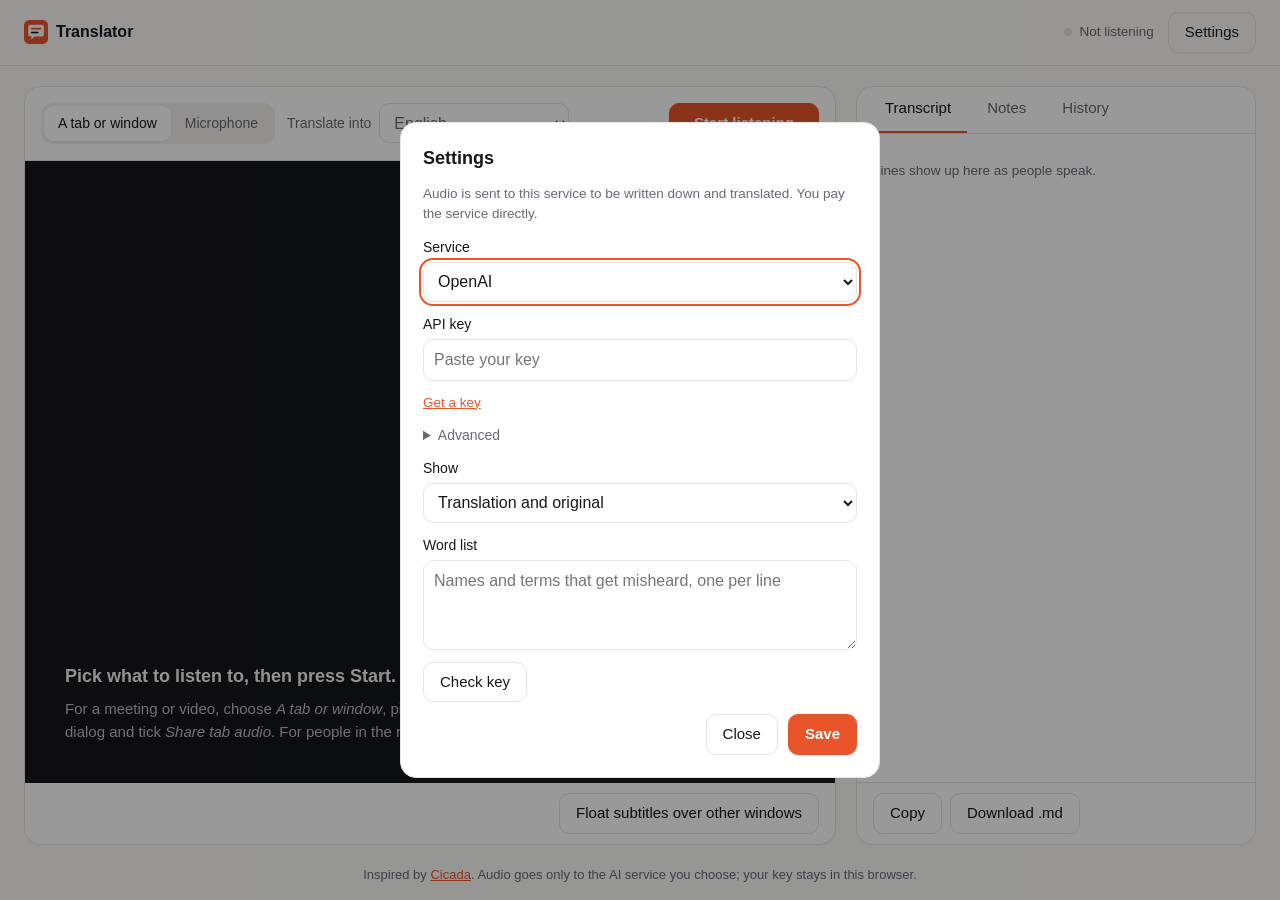
<file: web/index.html>
<!doctype html>
<html lang="en">
<head>
  <meta charset="utf-8">
  <meta name="viewport" content="width=device-width, initial-scale=1">
  <title>Translator Web</title>
  <meta name="description" content="Live bilingual subtitles, a transcript and meeting notes for any tab, window or microphone, right in your browser.">
  <meta name="theme-color" content="#e8552b">
  <link rel="icon" href="../icons/icon32.png">
  <link rel="stylesheet" href="web.css">
</head>
<body>
  <header class="top">
    <div class="brand"><img src="../icons/icon32.png" alt="" width="24" height="24"><span>Translator</span></div>
    <span id="status" class="status idle">Not listening</span>
    <button id="openSettings" class="ghost">Settings</button>
  </header>

  <main class="layout">
    <section class="stage" aria-label="Live subtitles">
      <div class="controls">
        <div class="seg" role="radiogroup" aria-label="Listen to">
          <label><input type="radio" name="source" value="display" checked><span>A tab or window</span></label>
          <label><input type="radio" name="source" value="mic"><span>Microphone</span></label>
        </div>
        <label class="lang">Translate into <select id="targetLang"></select></label>
        <button id="toggle" class="primary">Start listening</button>
      </div>

      <div id="subs" class="subs" aria-live="polite">
        <p id="subTr" class="sub-tr"></p>
        <p id="subOrig" class="sub-orig"></p>
        <div id="hint" class="hint-block">
          <p><strong>Pick what to listen to, then press Start.</strong></p>
          <p>For a meeting or video, choose <em>A tab or window</em>, pick the tab in Chrome's dialog and tick <em>Share tab audio</em>. For people in the room, choose <em>Microphone</em>.</p>
        </div>
      </div>

      <div class="stage-foot">
        <p id="error" class="error" role="alert" hidden></p>
        <button id="popout" class="ghost" hidden>Float subtitles over other windows</button>
      </div>
    </section>

    <aside class="side">
      <div class="tabs" role="tablist">
        <button role="tab" data-pane="transcript" aria-selected="true">Transcript</button>
        <button role="tab" data-pane="notes" aria-selected="false">Notes</button>
        <button role="tab" data-pane="history" aria-selected="false">History</button>
      </div>
      <div id="viewing" class="viewing" hidden><span id="viewingTitle"></span> <button id="backLive" class="link">Back to live</button></div>

      <div class="pane" id="pane-transcript">
        <p id="empty" class="muted">Lines show up here as people speak.</p>
        <ol id="lines" class="lines"></ol>
      </div>
      <div class="pane" id="pane-notes" hidden>
        <button id="makeNotes" class="primary">Write notes from the transcript</button>
        <div id="notesBody" class="notes"></div>
      </div>
      <div class="pane" id="pane-history" hidden>
        <p id="noHistory" class="muted">Past sessions are kept in this browser (the last 20).</p>
        <ul id="history" class="history"></ul>
      </div>

      <div class="side-foot">
        <button id="copy" class="ghost">Copy</button>
        <button id="download" class="ghost">Download .md</button>
      </div>
    </aside>
  </main>

  <footer class="foot">Inspired by <a href="https://github.com/wquguru/cicada" target="_blank" rel="noopener">Cicada</a>. Audio goes only to the AI service you choose; your key stays in this browser.</footer>

  <dialog id="settings">
    <form method="dialog" class="settings">
      <h2>Settings</h2>
      <p class="muted">Audio is sent to this service to be written down and translated. You pay the service directly.</p>
      <label>Service <select id="provider"></select></label>
      <label>API key <input id="apiKey" type="password" autocomplete="off" spellcheck="false" placeholder="Paste your key"></label>
      <p class="muted"><a id="keyLink" href="#" target="_blank" rel="noopener">Get a key</a></p>
      <details>
        <summary>Advanced</summary>
        <label>Base URL <input id="baseUrl" type="url" spellcheck="false"></label>
        <label>Speech-to-text model <input id="hearModel" spellcheck="false"></label>
        <label>Translation and notes model <input id="chatModel" spellcheck="false"></label>
      </details>
      <label>Show
        <select id="subtitleMode">
          <option value="both">Translation and original</option>
          <option value="translation">Translation only</option>
          <option value="original">Original only (no translation)</option>
        </select>
      </label>
      <label>Word list <textarea id="wordList" rows="3" placeholder="Names and terms that get misheard, one per line"></textarea></label>
      <div class="row">
        <button type="button" id="check" class="ghost">Check key</button>
        <span id="checkResult" class="muted"></span>
      </div>
      <div class="row end">
        <button value="cancel" class="ghost">Close</button>
        <button type="button" id="save" class="primary">Save</button>
      </div>
    </form>
  </dialog>

  <script type="module" src="app.js"></script>
</body>
</html>
</file>
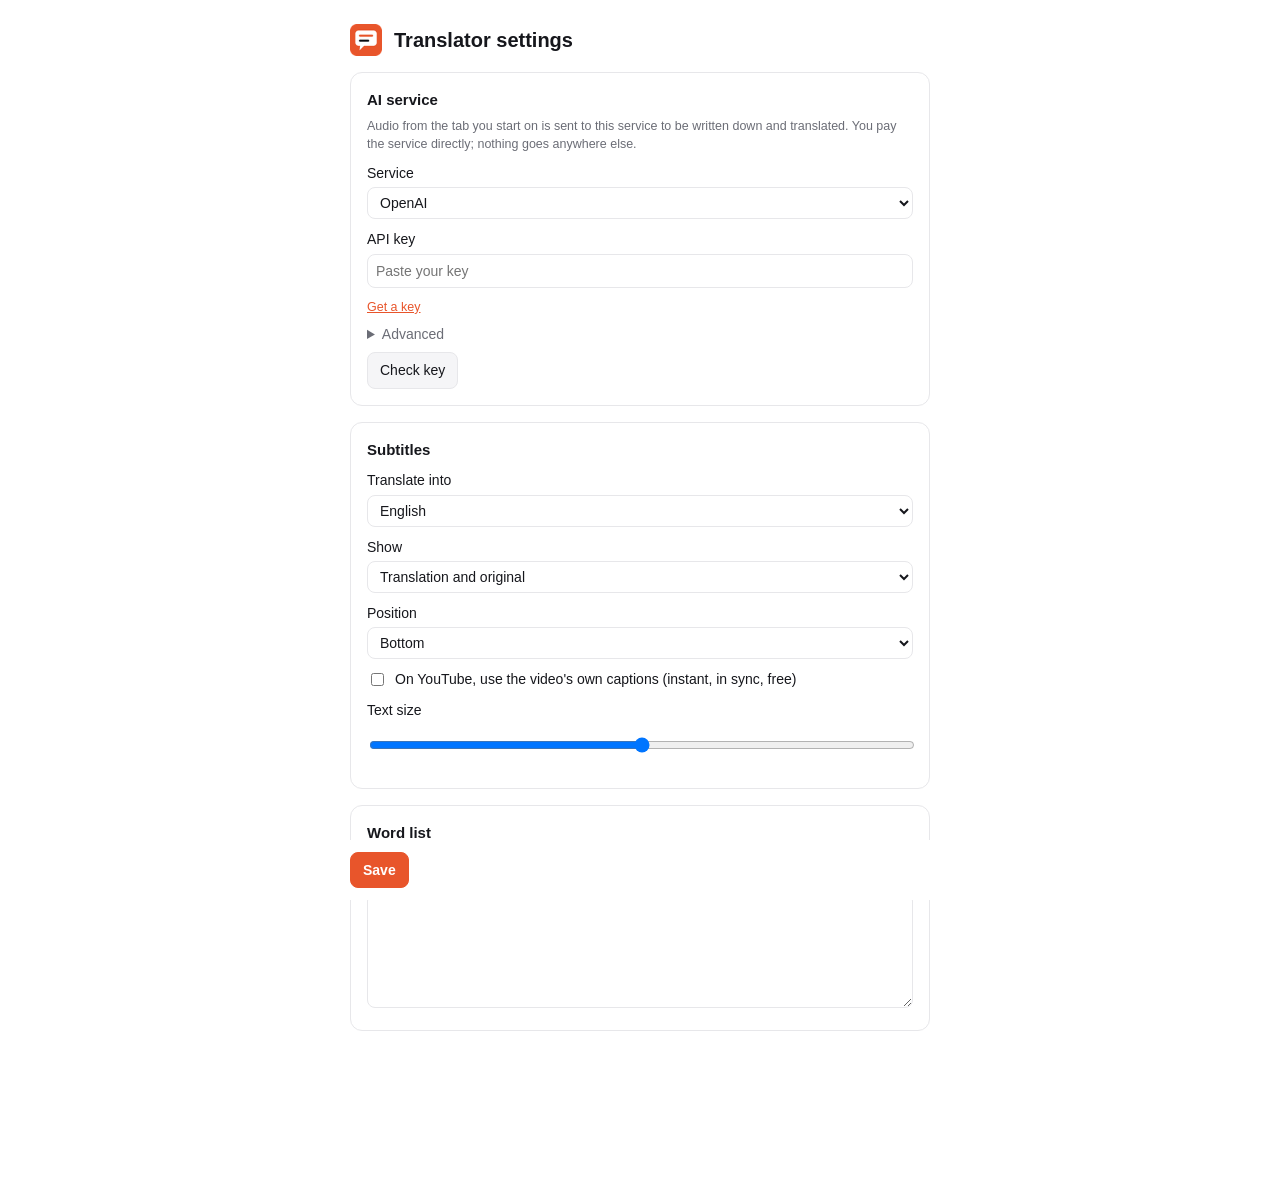
<file: options.html>
<!doctype html>
<html lang="en">
<head>
  <meta charset="utf-8">
  <title>Settings – Translator</title>
  <link rel="stylesheet" href="ui.css">
</head>
<body class="options">
  <main>
    <header>
      <img src="icons/icon48.png" alt="" width="32" height="32">
      <h1>Translator settings</h1>
    </header>

    <section>
      <h2>AI service</h2>
      <p class="hint">Audio from the tab you start on is sent to this service to be written down and translated. You pay the service directly; nothing goes anywhere else.</p>
      <label>Service
        <select id="provider"></select>
      </label>
      <label>API key
        <input id="apiKey" type="password" autocomplete="off" spellcheck="false" placeholder="Paste your key">
      </label>
      <p class="hint"><a id="keyLink" href="#" target="_blank" rel="noopener">Get a key</a></p>
      <details id="advanced">
        <summary>Advanced</summary>
        <label>Base URL
          <input id="baseUrl" type="url" spellcheck="false">
        </label>
        <label>Speech-to-text model
          <input id="hearModel" spellcheck="false">
        </label>
        <label>Translation and notes model
          <input id="chatModel" spellcheck="false">
        </label>
      </details>
      <div class="row">
        <button id="check">Check key</button>
        <span id="checkResult"></span>
      </div>
    </section>

    <section>
      <h2>Subtitles</h2>
      <label>Translate into
        <select id="targetLang"></select>
      </label>
      <label>Show
        <select id="subtitleMode">
          <option value="both">Translation and original</option>
          <option value="translation">Translation only</option>
          <option value="original">Original only (no translation)</option>
        </select>
      </label>
      <label>Position
        <select id="position">
          <option value="bottom">Bottom</option>
          <option value="top">Top</option>
        </select>
      </label>
      <label class="check"><input id="youtubeCaptions" type="checkbox"> On YouTube, use the video's own captions (instant, in sync, free)</label>
      <label>Text size <span id="fontSizeValue"></span>
        <input id="fontSize" type="range" min="14" max="40" step="1">
      </label>
    </section>

    <section>
      <h2>Word list</h2>
      <p class="hint">Names and terms that get misheard, one per line (e.g. <code>Blossom Home Care</code>). They help both recognition and translation.</p>
      <textarea id="wordList" rows="5" spellcheck="false"></textarea>
    </section>

    <div class="row sticky">
      <button id="save" class="primary">Save</button>
      <span id="saved"></span>
    </div>
  </main>
  <script type="module" src="options.js"></script>
</body>
</html>
</file>
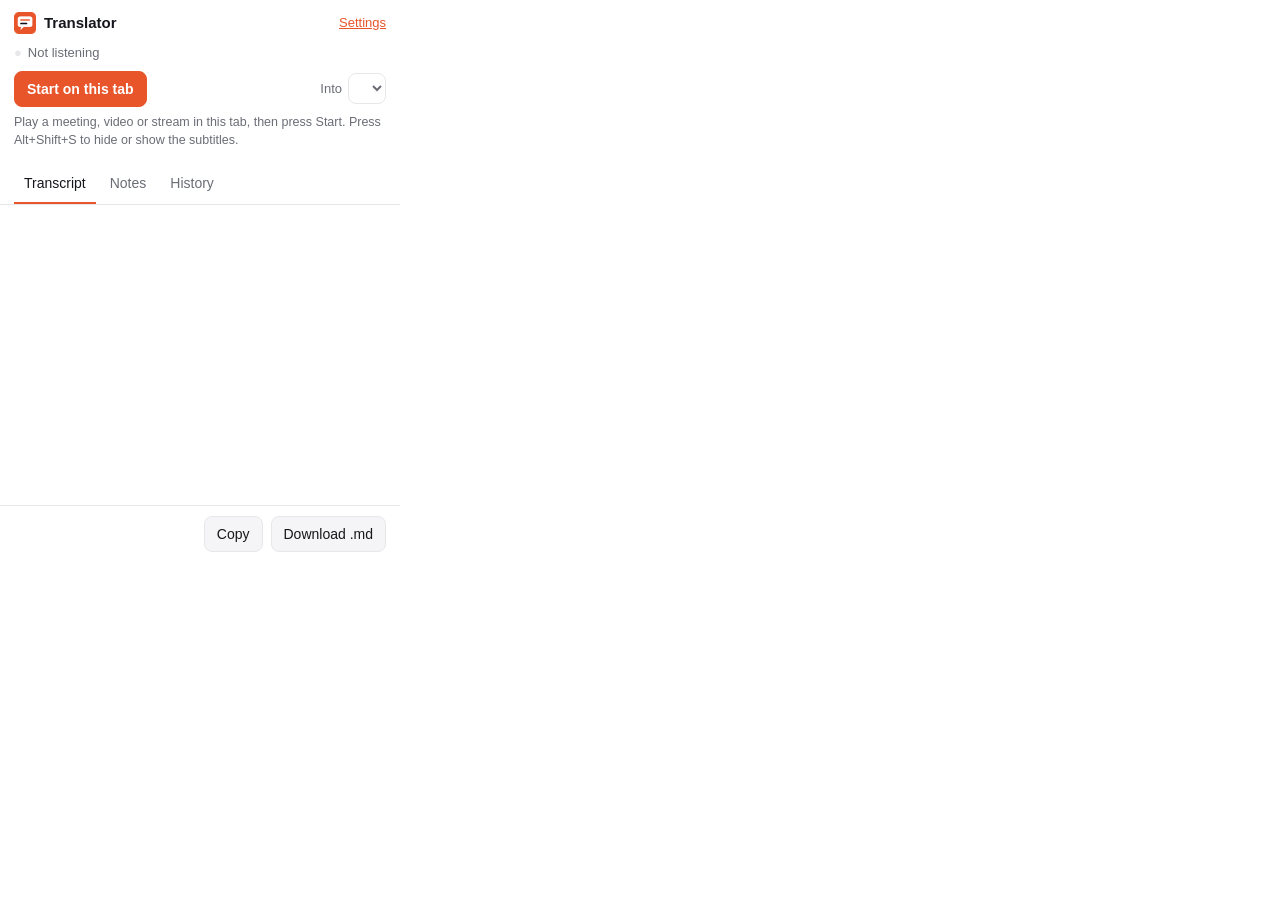
<file: popup.html>
<!doctype html>
<html lang="en">
<head>
  <meta charset="utf-8">
  <title>Translator</title>
  <link rel="stylesheet" href="ui.css">
</head>
<body class="popup">
  <header>
    <img src="icons/icon32.png" alt="" width="22" height="22">
    <h1>Translator</h1>
    <a id="settings" href="#" title="Settings">Settings</a>
  </header>

  <section class="controls">
    <div id="status" class="status idle">Not listening</div>
    <div class="row">
      <button id="toggle" class="primary">Start on this tab</button>
      <label class="lang">Into
        <select id="targetLang"></select>
      </label>
    </div>
    <div id="error" class="error" hidden></div>
    <p id="hint" class="hint">Play a meeting, video or stream in this tab, then press Start. Press Alt+Shift+S to hide or show the subtitles.</p>
  </section>

  <nav class="tabs">
    <button data-tab="transcript" class="active">Transcript</button>
    <button data-tab="notes">Notes</button>
    <button data-tab="history">History</button>
  </nav>

  <section id="transcript" class="pane">
    <ol id="lines"></ol>
    <p id="empty" class="hint">The transcript appears here as people speak.</p>
  </section>

  <section id="notes" class="pane" hidden>
    <button id="makeNotes">Write notes from the transcript</button>
    <div id="notesBody" class="notes"></div>
  </section>

  <section id="history" class="pane" hidden>
    <ul id="historyList"></ul>
    <p id="historyEmpty" class="hint">Earlier sessions are kept here (last 20).</p>
  </section>

  <footer>
    <button id="copy">Copy</button>
    <button id="download">Download .md</button>
  </footer>

  <script type="module" src="popup.js"></script>
</body>
</html>
</file>
<file: web/web.css>
:root {
  --accent: #e8552b;
  --accent-dark: #c84418;
  --bg: #fbfaf8;
  --panel: #ffffff;
  --fg: #16171c;
  --muted: #676973;
  --line: #e6e4e0;
  --soft: #f2f0ec;
  --stage: #15161a;
  --stage-fg: #f6f5f2;
  --bad: #c62828;
  --ease: cubic-bezier(0.23, 1, 0.32, 1);
  color-scheme: light dark;
}
@media (prefers-color-scheme: dark) {
  :root:not([data-theme="light"]) {
    --bg: #111215; --panel: #18191d; --fg: #ececef; --muted: #9a9ca6;
    --line: #2a2b31; --soft: #212227; --stage: #0b0c0e; --bad: #ff7a6e;
  }
}
* { box-sizing: border-box; }
html, body { height: 100%; }
body {
  margin: 0; background: var(--bg); color: var(--fg);
  font: 15px/1.5 "Segoe UI", -apple-system, Roboto, "Noto Sans", sans-serif;
  display: flex; flex-direction: column;
  -webkit-tap-highlight-color: transparent;
}
button, select, input, textarea { font: inherit; color: inherit; }
a { color: var(--accent); }
.muted { color: var(--muted); font-size: 13.5px; }

/* Buttons: one pair, press feedback */
button {
  min-height: 40px; padding: 8px 16px; border-radius: 10px; cursor: pointer;
  border: 1px solid var(--line); background: var(--panel);
  transition: transform 160ms var(--ease), background-color 160ms var(--ease), border-color 160ms var(--ease);
}
button:active:not(:disabled) { transform: scale(0.97); }
button:disabled { opacity: 0.6; cursor: default; }
button:focus-visible, select:focus-visible, input:focus-visible, textarea:focus-visible, summary:focus-visible {
  outline: 2px solid var(--accent); outline-offset: 2px;
}
.primary { background: var(--accent); border-color: var(--accent); color: #fff; font-weight: 600; }
.primary.danger { background: var(--fg); border-color: var(--fg); color: var(--bg); }
.ghost { background: transparent; }
.link { border: 0; background: none; padding: 0; min-height: 0; color: var(--accent); }
@media (hover: hover) {
  .primary:hover { background: var(--accent-dark); border-color: var(--accent-dark); }
  .primary.danger:hover { background: var(--muted); border-color: var(--muted); }
  .ghost:hover { background: var(--soft); }
  .link:hover { text-decoration: underline; }
}
select, input, textarea {
  border: 1px solid var(--line); border-radius: 10px; background: var(--panel); padding: 8px 10px; min-height: 40px;
  font-size: 16px; /* no zoom on phones */
}

/* Header */
.top { display: flex; align-items: center; gap: 14px; padding: 12px 24px; border-bottom: 1px solid var(--line); }
.brand { display: flex; align-items: center; gap: 8px; font-weight: 700; font-size: 16px; margin-right: auto; }
.status { font-size: 13.5px; color: var(--muted); display: flex; align-items: center; gap: 8px; }
.status::before { content: ""; width: 8px; height: 8px; border-radius: 50%; background: var(--line); }
.status.listening::before { background: var(--accent); animation: pulse 1.6s ease-in-out infinite; }
.status.starting::before, .status.stopping::before { background: var(--accent); opacity: 0.5; }
@keyframes pulse { 50% { opacity: 0.35; } }

/* Layout */
.layout {
  flex: 1; min-height: 0; display: grid; grid-template-columns: minmax(0, 1fr) 400px; gap: 20px;
  padding: 20px 24px; width: 100%; max-width: 1440px; margin: 0 auto;
}
.stage, .side {
  border: 1px solid var(--line); border-radius: 16px; background: var(--panel);
  display: flex; flex-direction: column; min-height: 0; overflow: hidden;
}

/* Stage */
.controls { display: flex; flex-wrap: wrap; align-items: center; gap: 12px; padding: 16px; border-bottom: 1px solid var(--line); }
.controls .primary { margin-left: auto; min-width: 150px; }
.seg { display: inline-flex; padding: 3px; background: var(--soft); border-radius: 12px; }
.seg label { position: relative; }
.seg input { position: absolute; opacity: 0; inset: 0; margin: 0; cursor: pointer; }
.seg span { display: block; padding: 7px 14px; border-radius: 9px; font-size: 14px; color: var(--muted); transition: background-color 160ms var(--ease), color 160ms var(--ease); }
.seg input:checked + span { background: var(--panel); color: var(--fg); box-shadow: 0 1px 2px rgb(0 0 0 / 0.08); }
.seg input:focus-visible + span { outline: 2px solid var(--accent); outline-offset: 1px; }
.seg input:disabled + span { opacity: 0.6; }
.lang { display: flex; align-items: center; gap: 8px; font-size: 14px; color: var(--muted); }

.subs {
  flex: 1; min-height: 260px; background: var(--stage); color: var(--stage-fg);
  display: flex; flex-direction: column; justify-content: flex-end; padding: 32px 40px; gap: 8px;
}
.sub-tr { margin: 0; font-size: clamp(24px, 3vw, 40px); line-height: 1.25; font-weight: 600; text-wrap: balance; transition: opacity 200ms var(--ease); }
.sub-tr.pending { opacity: 0.7; }
.sub-orig { margin: 0; font-size: clamp(15px, 1.5vw, 20px); color: rgb(246 245 242 / 0.62); text-wrap: balance; }
.hint-block { max-width: 520px; color: rgb(246 245 242 / 0.75); }
.hint-block p { margin: 0 0 8px; }
.hint-block strong { color: var(--stage-fg); font-size: 18px; }
.stage-foot { display: flex; flex-wrap: wrap; align-items: center; gap: 12px; padding: 10px 16px; }
.stage-foot .ghost { margin-left: auto; }
.error { color: var(--bad); font-size: 14px; margin: 0; }

/* Side panel */
.tabs { display: flex; gap: 4px; padding: 0 12px; border-bottom: 1px solid var(--line); }
.tabs button { border: 0; border-radius: 0; background: none; color: var(--muted); border-bottom: 2px solid transparent; min-height: 46px; }
.tabs button[aria-selected="true"] { color: var(--fg); border-bottom-color: var(--accent); }
.viewing { padding: 8px 16px; background: var(--soft); font-size: 13.5px; }
.pane { flex: 1; overflow: auto; padding: 14px 16px; min-height: 0; }
.lines { list-style: none; margin: 0; padding: 0; display: grid; gap: 14px; }
.lines li { display: grid; grid-template-columns: 52px 1fr; column-gap: 10px; }
.lines .time { color: var(--muted); font-size: 12.5px; font-variant-numeric: tabular-nums; padding-top: 2px; }
.lines .text { overflow-wrap: anywhere; }
.lines .tr { grid-column: 2; color: var(--muted); overflow-wrap: anywhere; }
.notes h2, .notes h3 { font-size: 15px; margin: 18px 0 6px; }
.notes ul, .notes ol { padding-left: 20px; margin: 6px 0; }
.history { list-style: none; margin: 0; padding: 0; display: grid; gap: 8px; }
.hist { width: 100%; text-align: left; display: grid; gap: 2px; padding: 10px 12px; }
.hist strong { font-weight: 600; overflow-wrap: anywhere; }
.hist span { color: var(--muted); font-size: 13px; }
@media (hover: hover) { .hist:hover { border-color: var(--muted); } }
.side-foot { display: flex; gap: 8px; padding: 10px 16px; border-top: 1px solid var(--line); }

.foot { padding: 0 24px 16px; text-align: center; color: var(--muted); font-size: 13px; }

/* Settings dialog */
dialog { border: 1px solid var(--line); border-radius: 16px; padding: 0; background: var(--panel); color: var(--fg); width: min(480px, calc(100vw - 32px)); }
dialog::backdrop { background: rgb(0 0 0 / 0.4); }
dialog[open] { animation: rise 200ms var(--ease); }
@keyframes rise { from { opacity: 0; transform: translateY(8px) scale(0.98); } }
.settings { display: grid; gap: 12px; padding: 22px; }
.settings h2 { margin: 0; font-size: 18px; }
.settings p { margin: 0; }
.settings label { display: grid; gap: 4px; font-size: 14px; font-weight: 500; }
.settings details { display: grid; gap: 12px; }
.settings details[open] > summary { margin-bottom: 10px; }
.settings details label + label { margin-top: 10px; }
.settings summary { cursor: pointer; font-size: 14px; color: var(--muted); }
.row { display: flex; align-items: center; gap: 10px; flex-wrap: wrap; }
.row.end { justify-content: flex-end; }

/* Floating window */
body.pip { background: var(--stage); }
body.pip .subs { padding: 16px 22px; min-height: 100vh; }
body.pip .sub-tr { font-size: 26px; }
body.pip .sub-orig { font-size: 16px; }

/* Phones and tablets */
@media (max-width: 900px) {
  .layout { grid-template-columns: 1fr; padding: 16px; gap: 16px; flex: none; }
  .stage, .side { overflow: visible; }
  .side { min-height: 420px; }
  .top { padding: 12px 16px; }
  .subs { padding: 24px 20px; min-height: 220px; }
}
@media (max-width: 520px) {
  .controls .primary, .lang, .seg { width: 100%; margin-left: 0; }
  .lang select { flex: 1; }
  .seg label { flex: 1; text-align: center; }
  .stage-foot .ghost { margin-left: 0; width: 100%; }
}
@media (prefers-reduced-motion: reduce) {
  *, *::before { animation: none !important; transition: none !important; }
}
</file>
<file: ui.css>
:root {
  --accent: #e8552b;
  --accent-dark: #c84418;
  --bg: #ffffff;
  --fg: #16171c;
  --muted: #6b6d76;
  --line: #e7e7ea;
  --soft: #f5f5f7;
  --ok: #1d8a4e;
  --bad: #c62828;
  color-scheme: light dark;
}
@media (prefers-color-scheme: dark) {
  :root { --bg: #17181c; --fg: #ececf0; --muted: #9a9ca6; --line: #2c2d33; --soft: #222329; }
}
* { box-sizing: border-box; }
body {
  margin: 0; background: var(--bg); color: var(--fg);
  font: 14px/1.45 -apple-system, "Segoe UI", Roboto, "Noto Sans", sans-serif;
}
button, select, input, textarea { font: inherit; color: inherit; }
button {
  border: 1px solid var(--line); background: var(--soft); border-radius: 8px;
  padding: 7px 12px; cursor: pointer;
}
button:hover { border-color: var(--muted); }
button:disabled { opacity: 0.6; cursor: default; }
button.primary { background: var(--accent); border-color: var(--accent); color: #fff; font-weight: 600; }
button.primary:hover { background: var(--accent-dark); }
button.primary.danger { background: var(--fg); border-color: var(--fg); color: var(--bg); }
button.link { border: 0; background: none; padding: 0; color: var(--accent); text-align: left; }
a { color: var(--accent); }
select, input, textarea {
  border: 1px solid var(--line); border-radius: 8px; background: var(--bg); padding: 6px 8px;
}
.hint { color: var(--muted); font-size: 12.5px; margin: 6px 0; }
.error { color: var(--bad); font-size: 13px; margin-top: 8px; }
.row { display: flex; align-items: center; gap: 10px; }
.ok { color: var(--ok); }
.bad { color: var(--bad); }

/* Popup */
body.popup { width: 400px; }
.popup header { display: flex; align-items: center; gap: 8px; padding: 12px 14px 0; }
.popup header h1 { font-size: 15px; margin: 0; flex: 1; }
.popup header a { font-size: 13px; }
.controls { padding: 10px 14px; }
.controls .row { justify-content: space-between; }
.lang { font-size: 13px; color: var(--muted); display: flex; align-items: center; gap: 6px; }
.lang select { max-width: 160px; }
.status { font-size: 13px; color: var(--muted); margin-bottom: 8px; }
.status::before { content: "●"; margin-right: 6px; color: var(--line); }
.status.listening::before, .status.starting::before { color: var(--accent); }
.status.error::before { color: var(--bad); }
.viewing { margin: 0 14px 6px; padding: 6px 10px; background: var(--soft); border-radius: 8px; font-size: 13px; }
.tabs { display: flex; gap: 4px; padding: 0 14px; border-bottom: 1px solid var(--line); }
.tabs button { border: 0; background: none; border-radius: 0; padding: 8px 10px; color: var(--muted); border-bottom: 2px solid transparent; }
.tabs button.active { color: var(--fg); border-bottom-color: var(--accent); }
.pane { height: 300px; overflow: auto; padding: 8px 14px; }
#transcript { padding: 0; }
#lines { list-style: none; margin: 0; padding: 8px 14px; height: 100%; overflow: auto; }
#lines li { padding: 6px 0; border-bottom: 1px solid var(--line); }
#lines .time { font-size: 11px; color: var(--muted); font-variant-numeric: tabular-nums; }
#lines .tr { color: var(--accent-dark); margin-top: 2px; }
@media (prefers-color-scheme: dark) { #lines .tr { color: #ff9a76; } }
#transcript .hint { padding: 0 14px; }
.notes h2, .notes h3 { font-size: 14px; margin: 12px 0 4px; }
.notes ul, .notes ol { margin: 4px 0; padding-left: 18px; }
.notes p { margin: 4px 0; }
#historyList { list-style: none; margin: 0; padding: 0; }
#historyList li { padding: 6px 0; border-bottom: 1px solid var(--line); font-size: 13px; }
.popup footer { display: flex; gap: 8px; justify-content: flex-end; padding: 10px 14px; border-top: 1px solid var(--line); }

/* Options */
body.options main { max-width: 620px; margin: 0 auto; padding: 24px 20px 80px; }
.options header { display: flex; align-items: center; gap: 12px; }
.options h1 { font-size: 20px; margin: 0; }
.options h2 { font-size: 15px; margin: 0 0 6px; }
.options section { border: 1px solid var(--line); border-radius: 12px; padding: 16px; margin-top: 16px; }
.options label { display: flex; flex-direction: column; gap: 4px; margin: 10px 0; font-weight: 500; }
.options label input, .options label select, .options textarea { width: 100%; font-weight: 400; }
.options details { margin: 8px 0; }
.options summary { cursor: pointer; color: var(--muted); }
.sticky { position: sticky; bottom: 0; background: var(--bg); padding: 12px 0; margin-top: 16px; }
.options label.check { flex-direction: row; align-items: center; gap: 8px; font-weight: 400; }
.options label.check input { width: auto; }
.status.youtube::before { color: var(--accent); }
</file>
